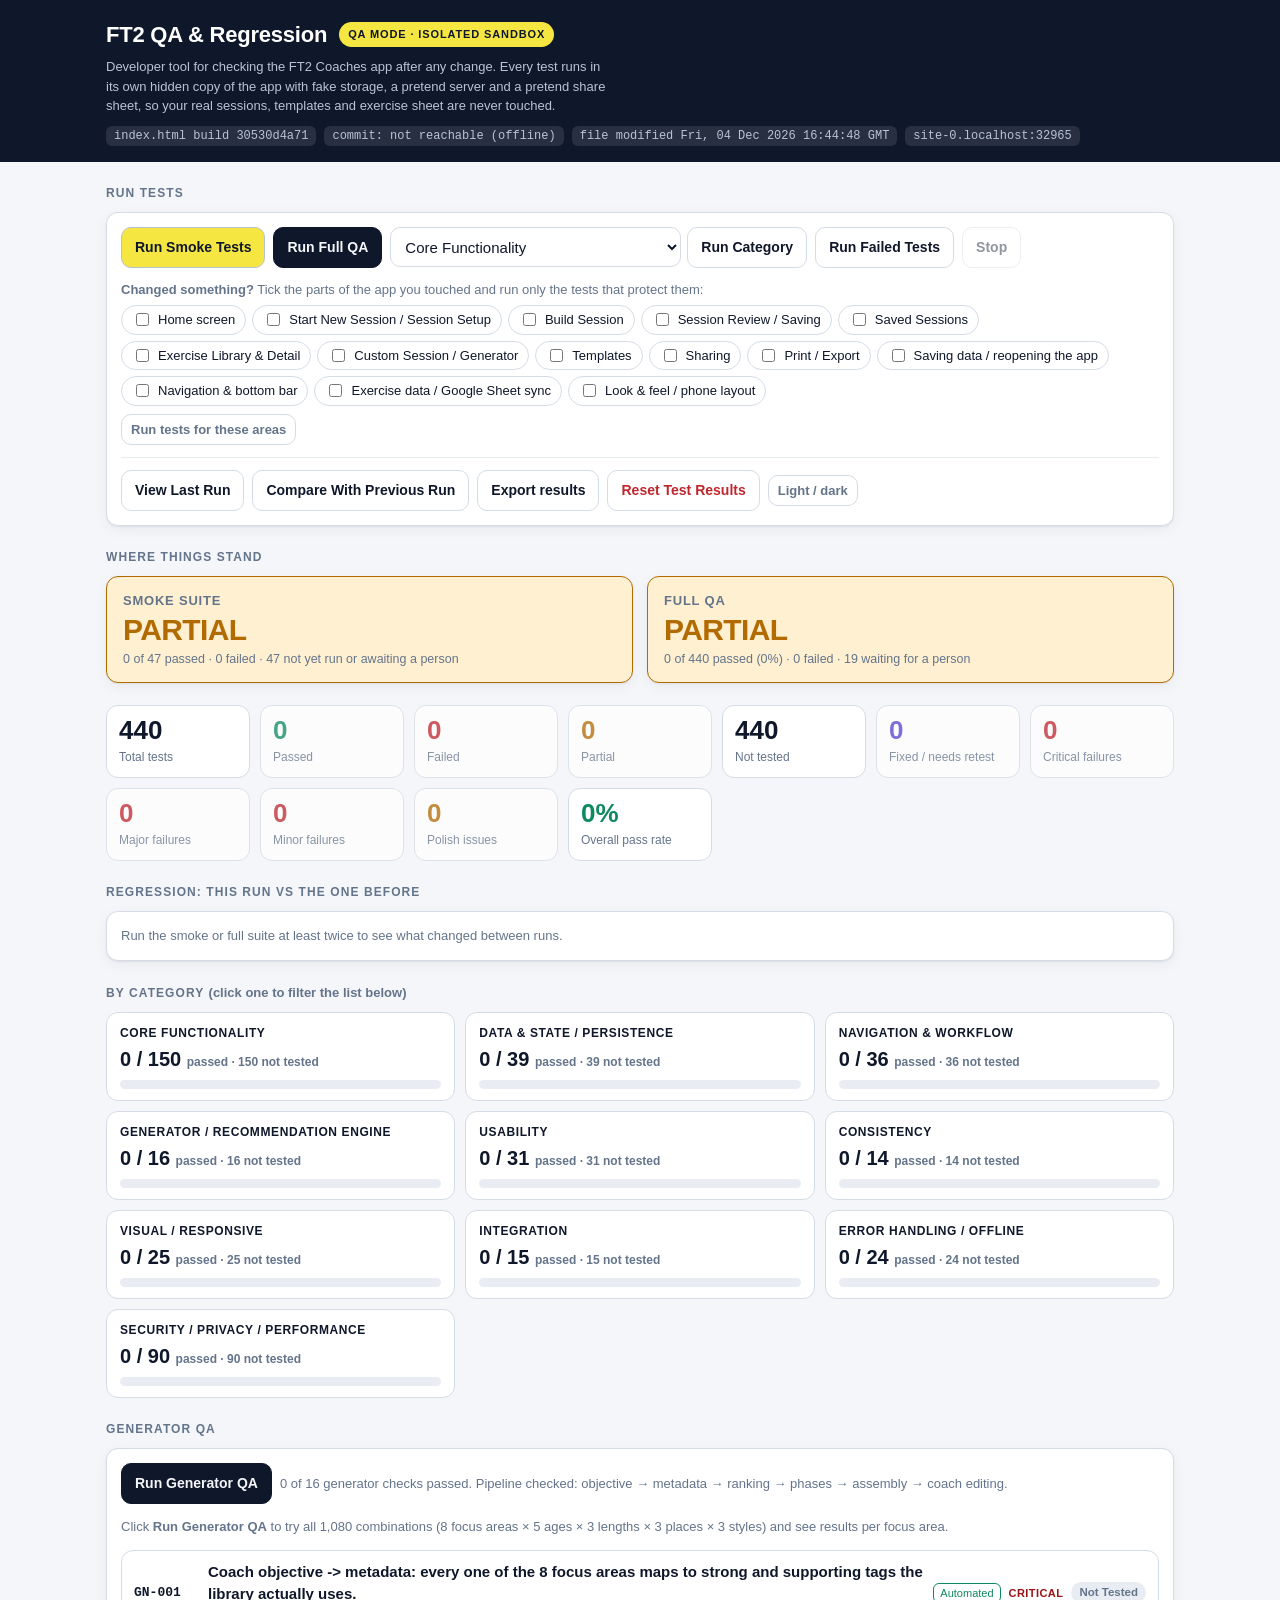
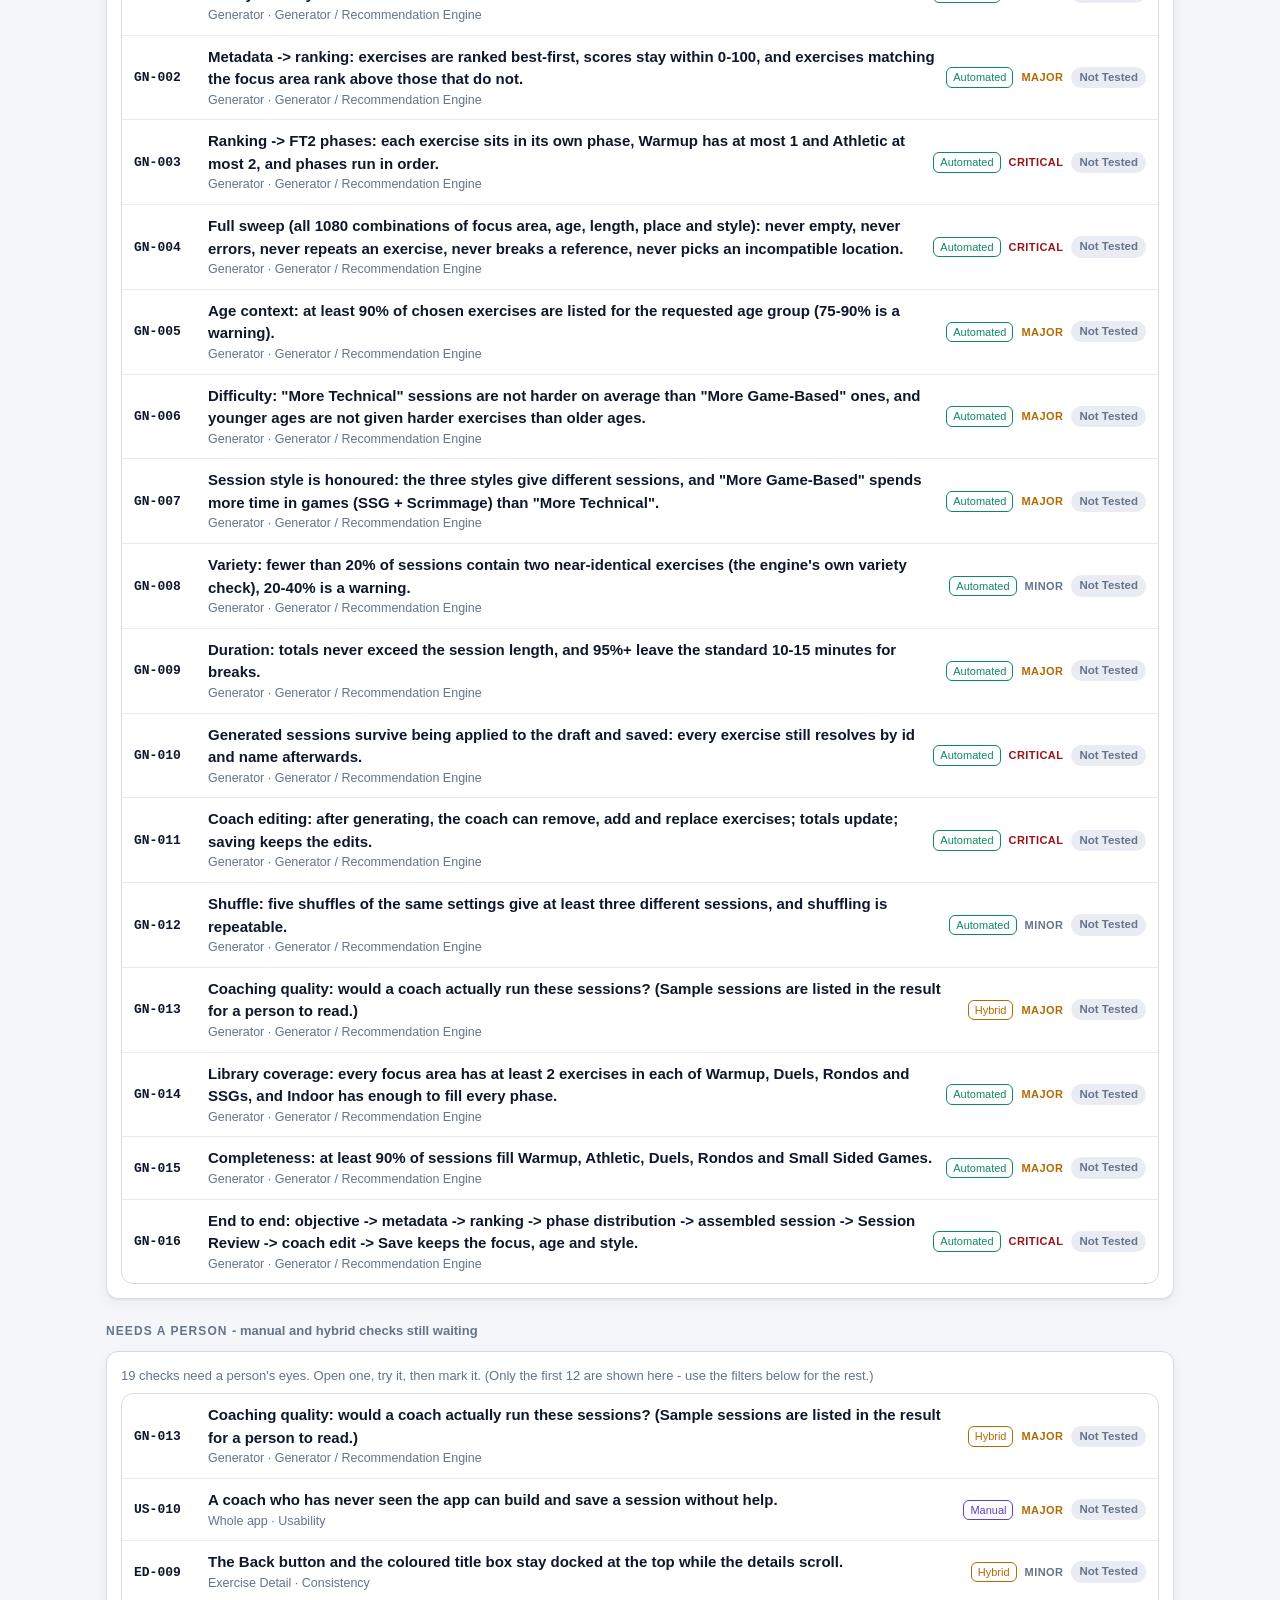
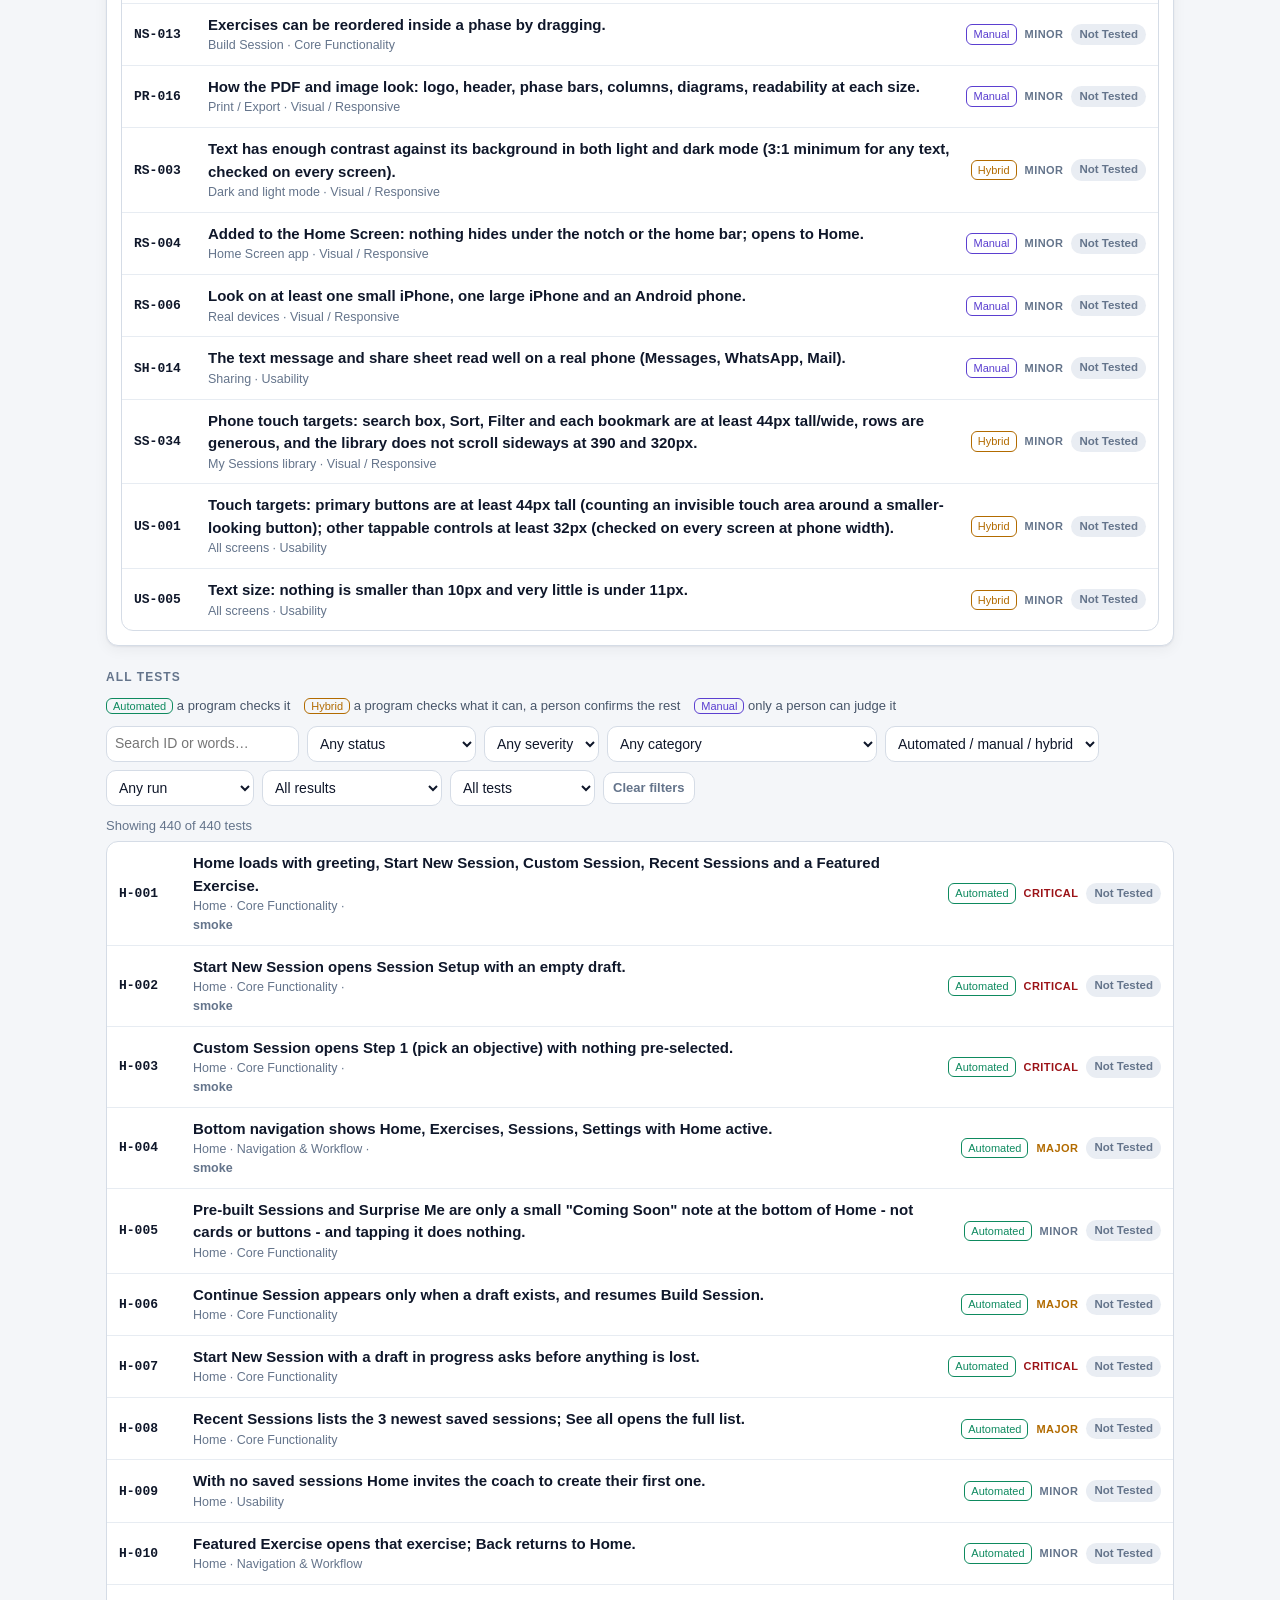
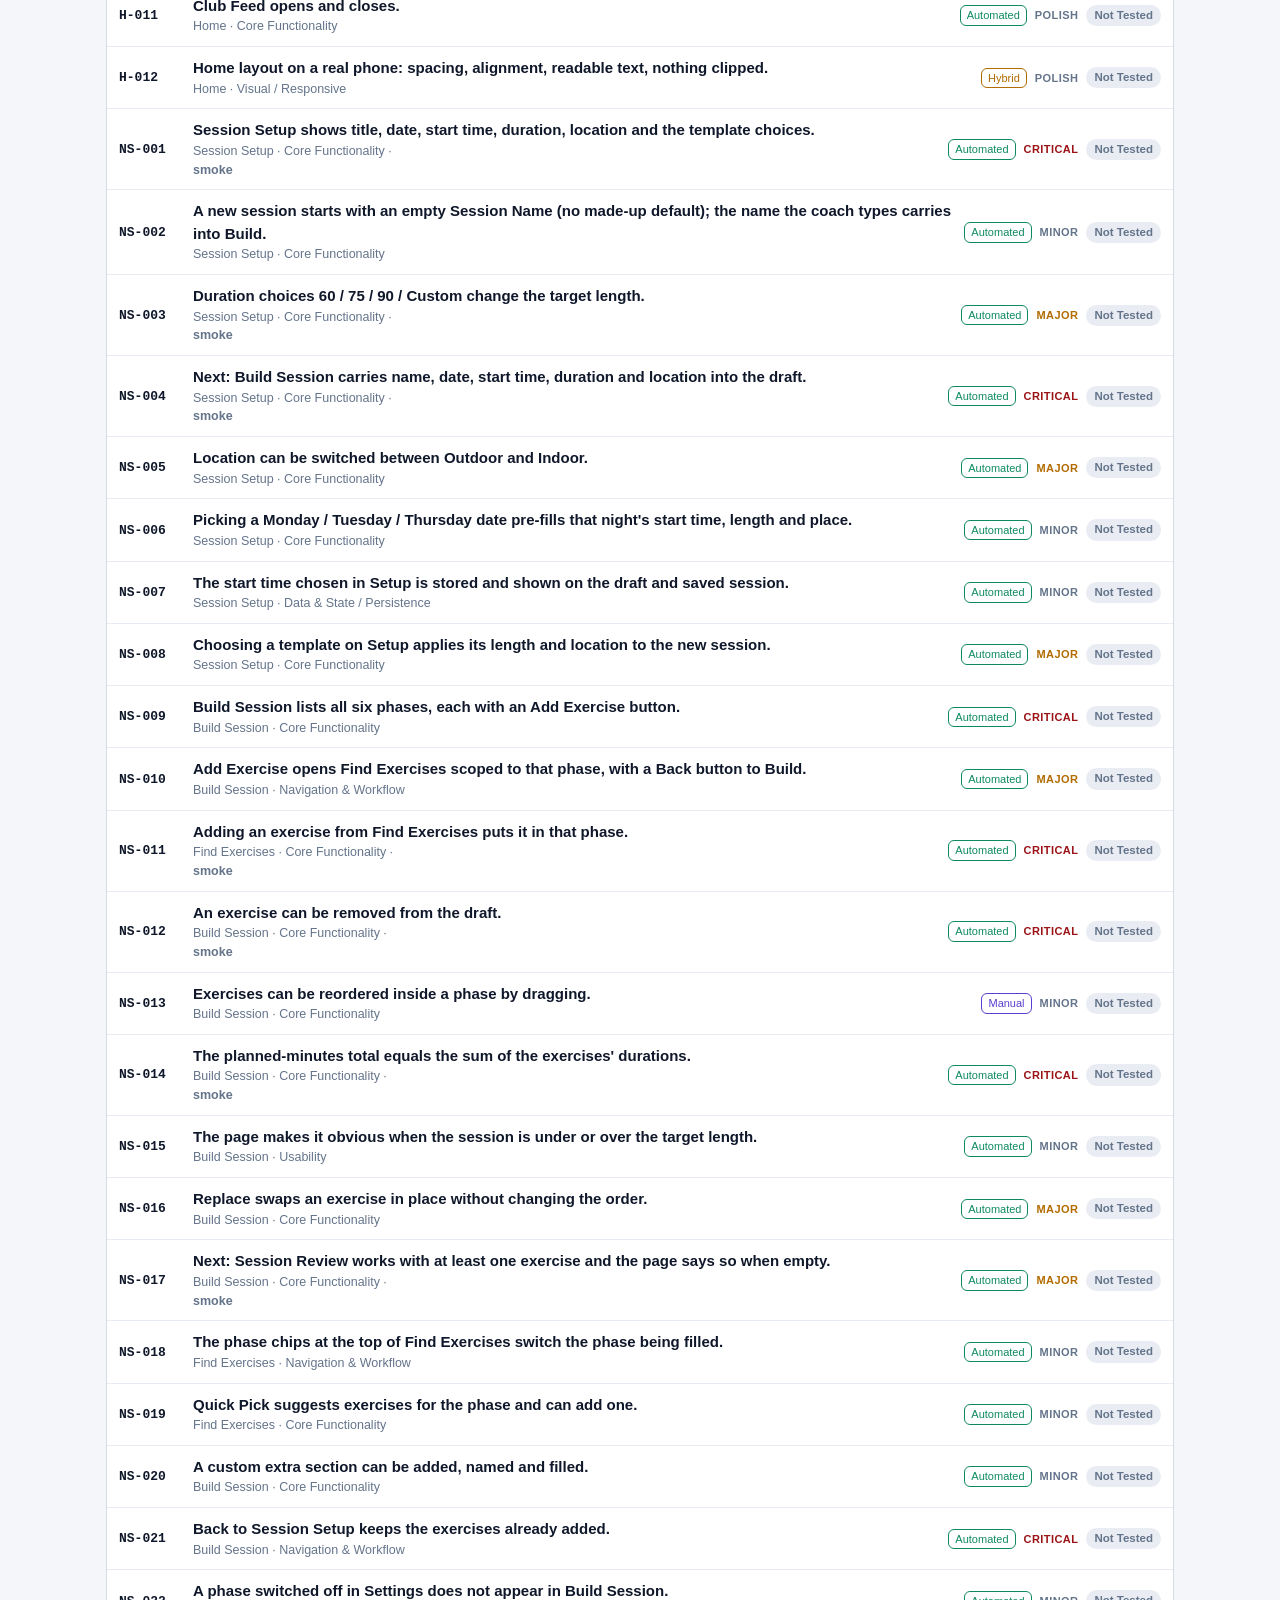
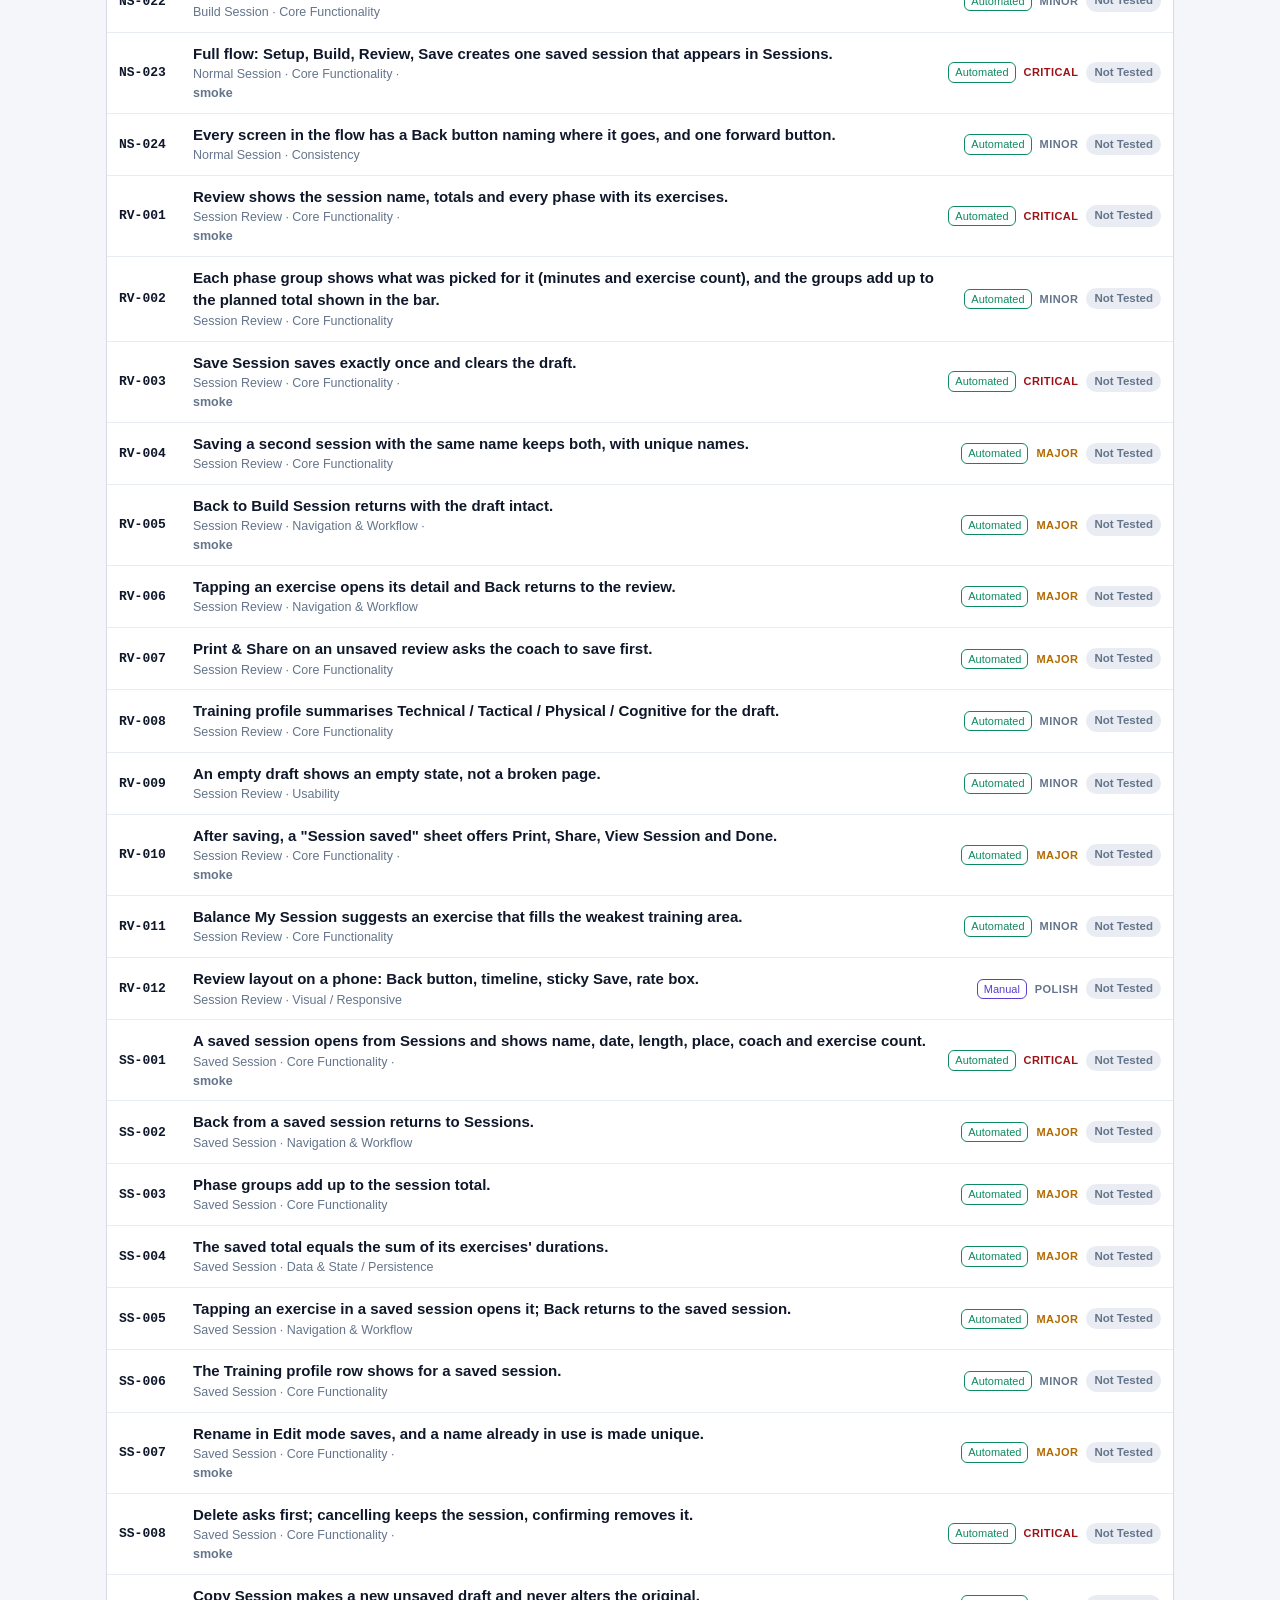
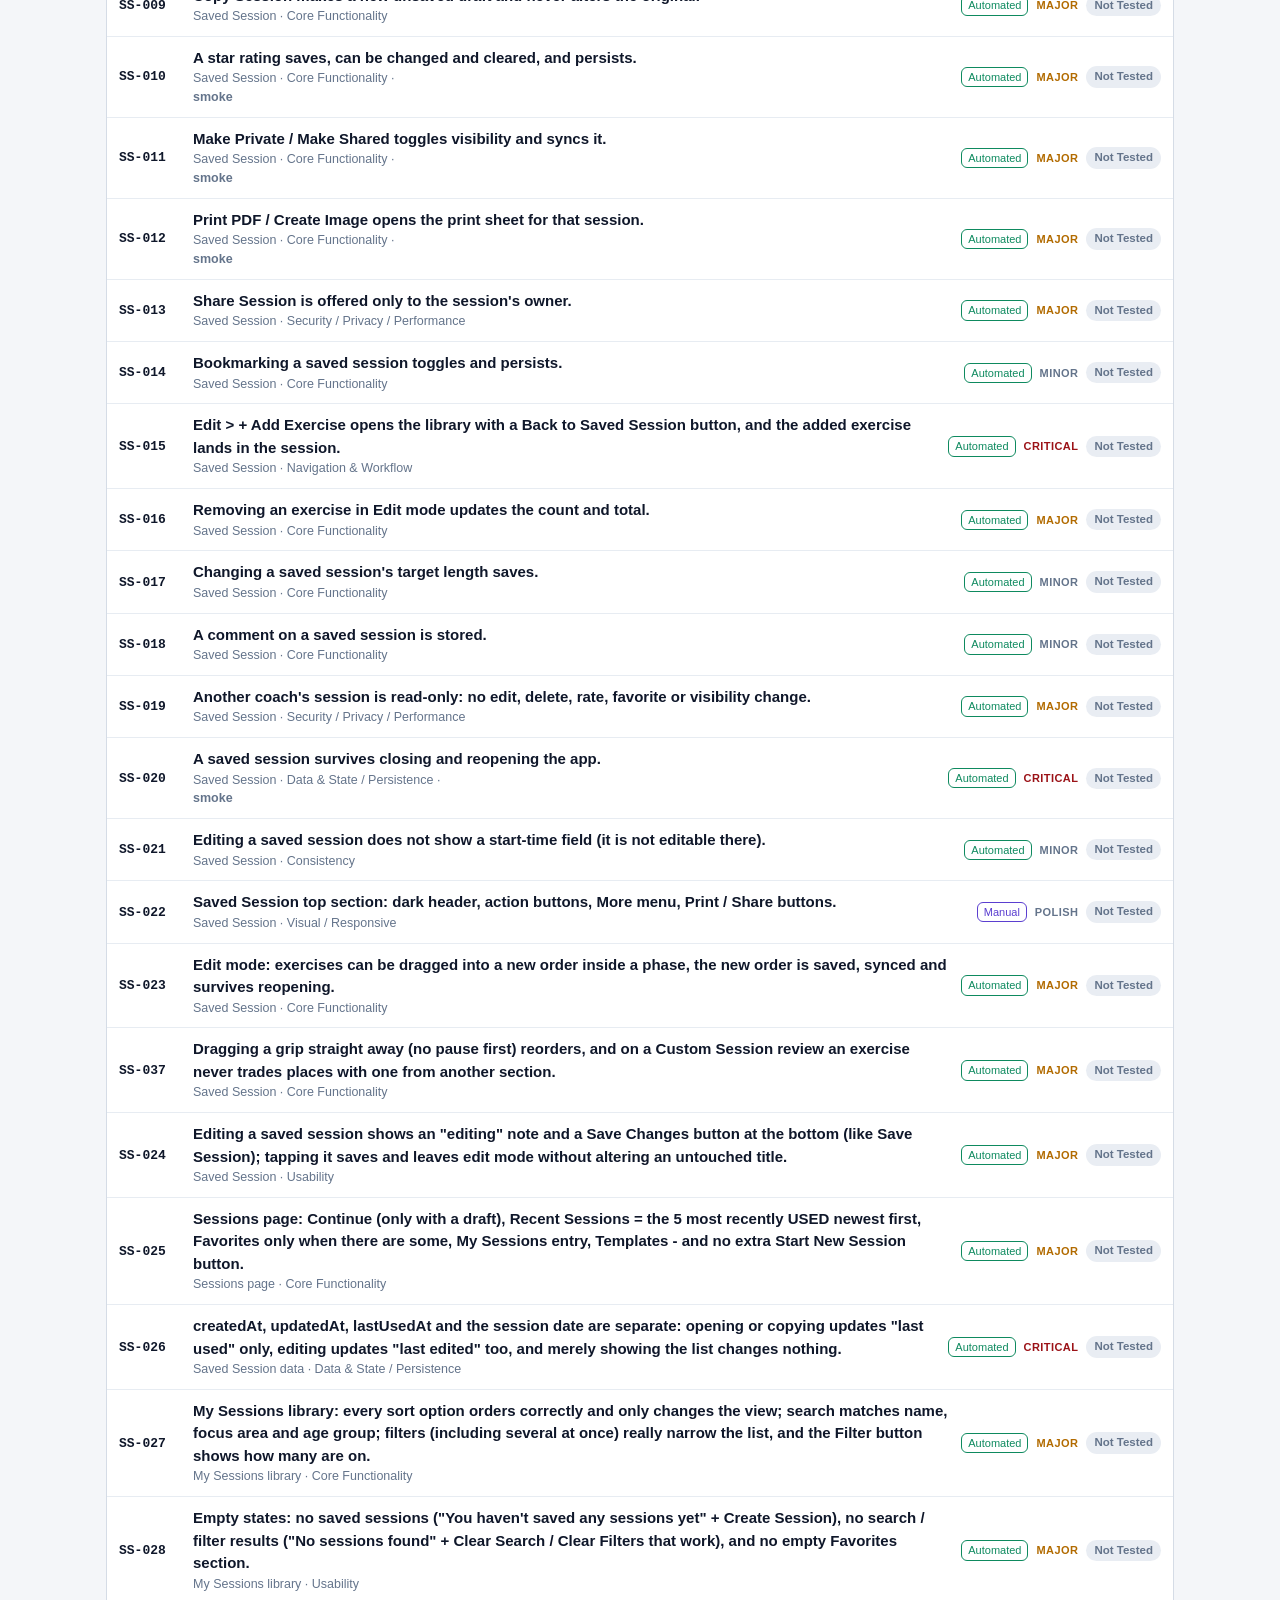
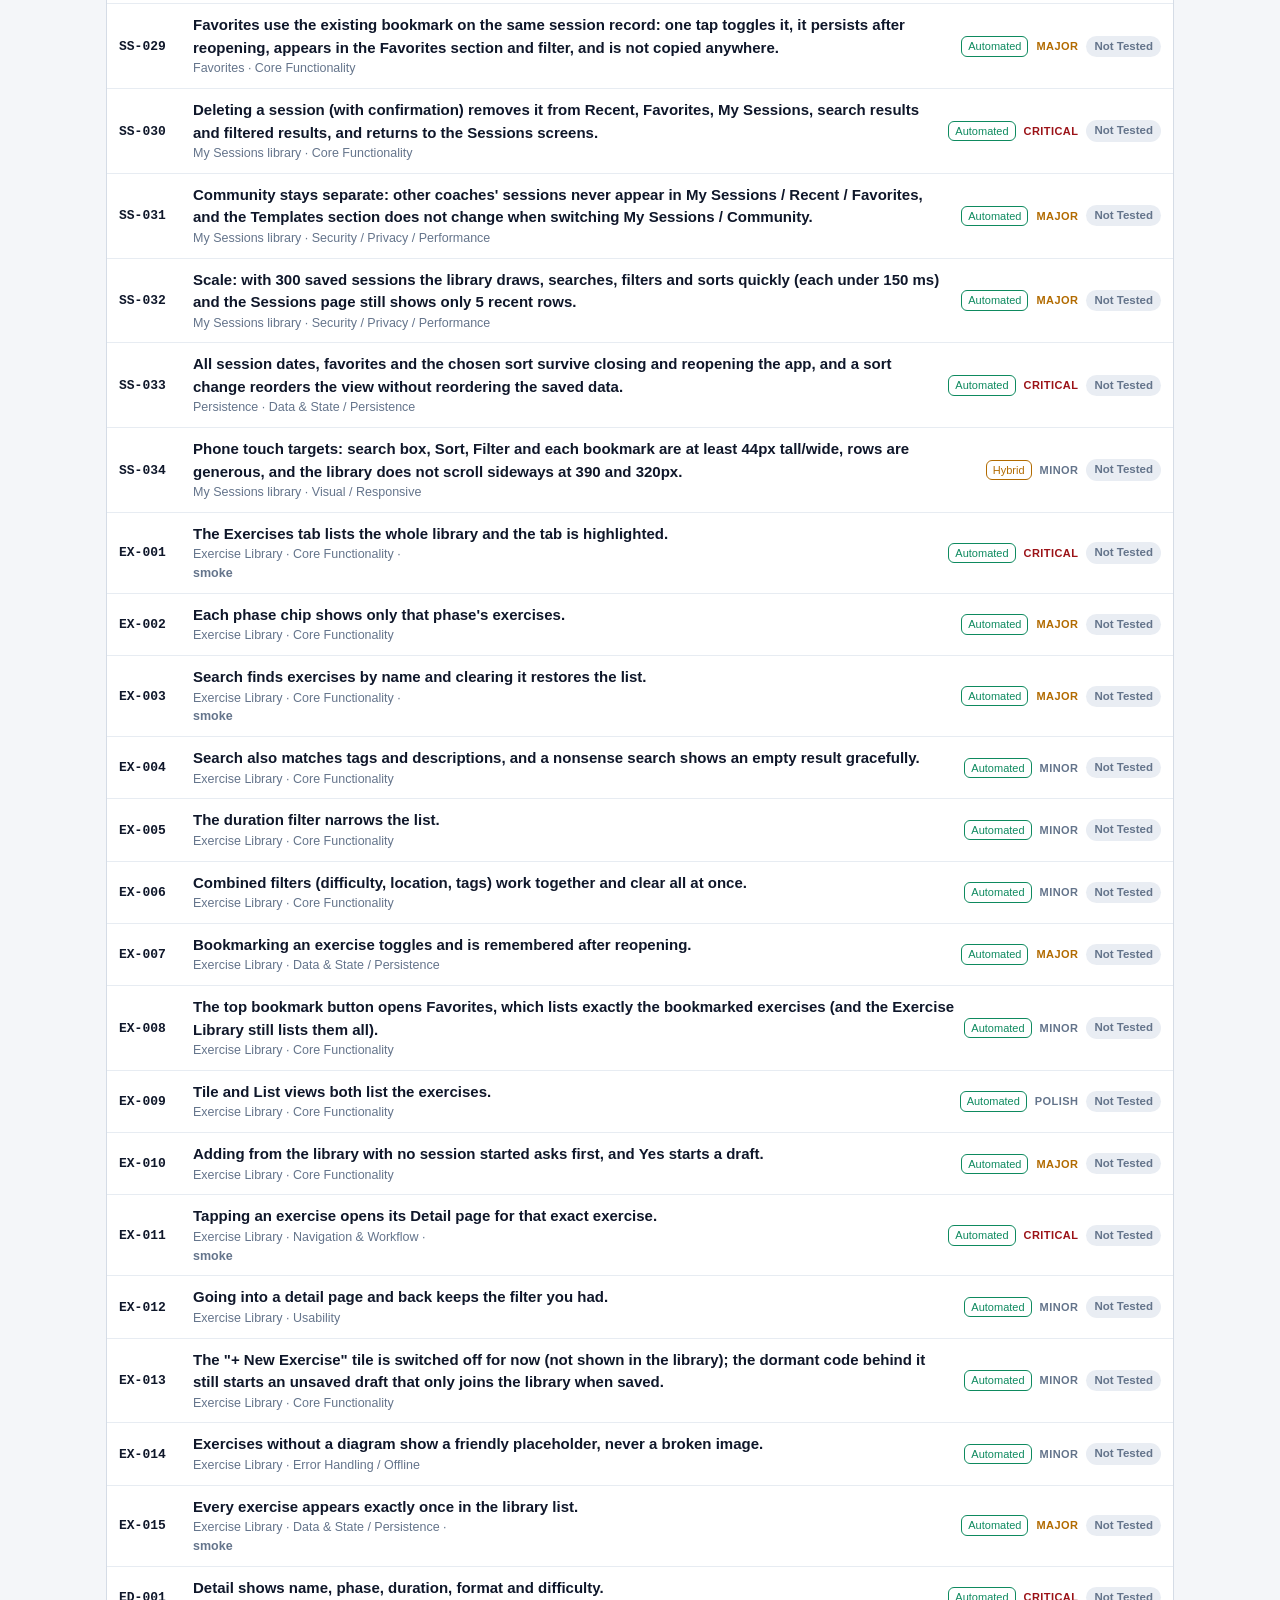
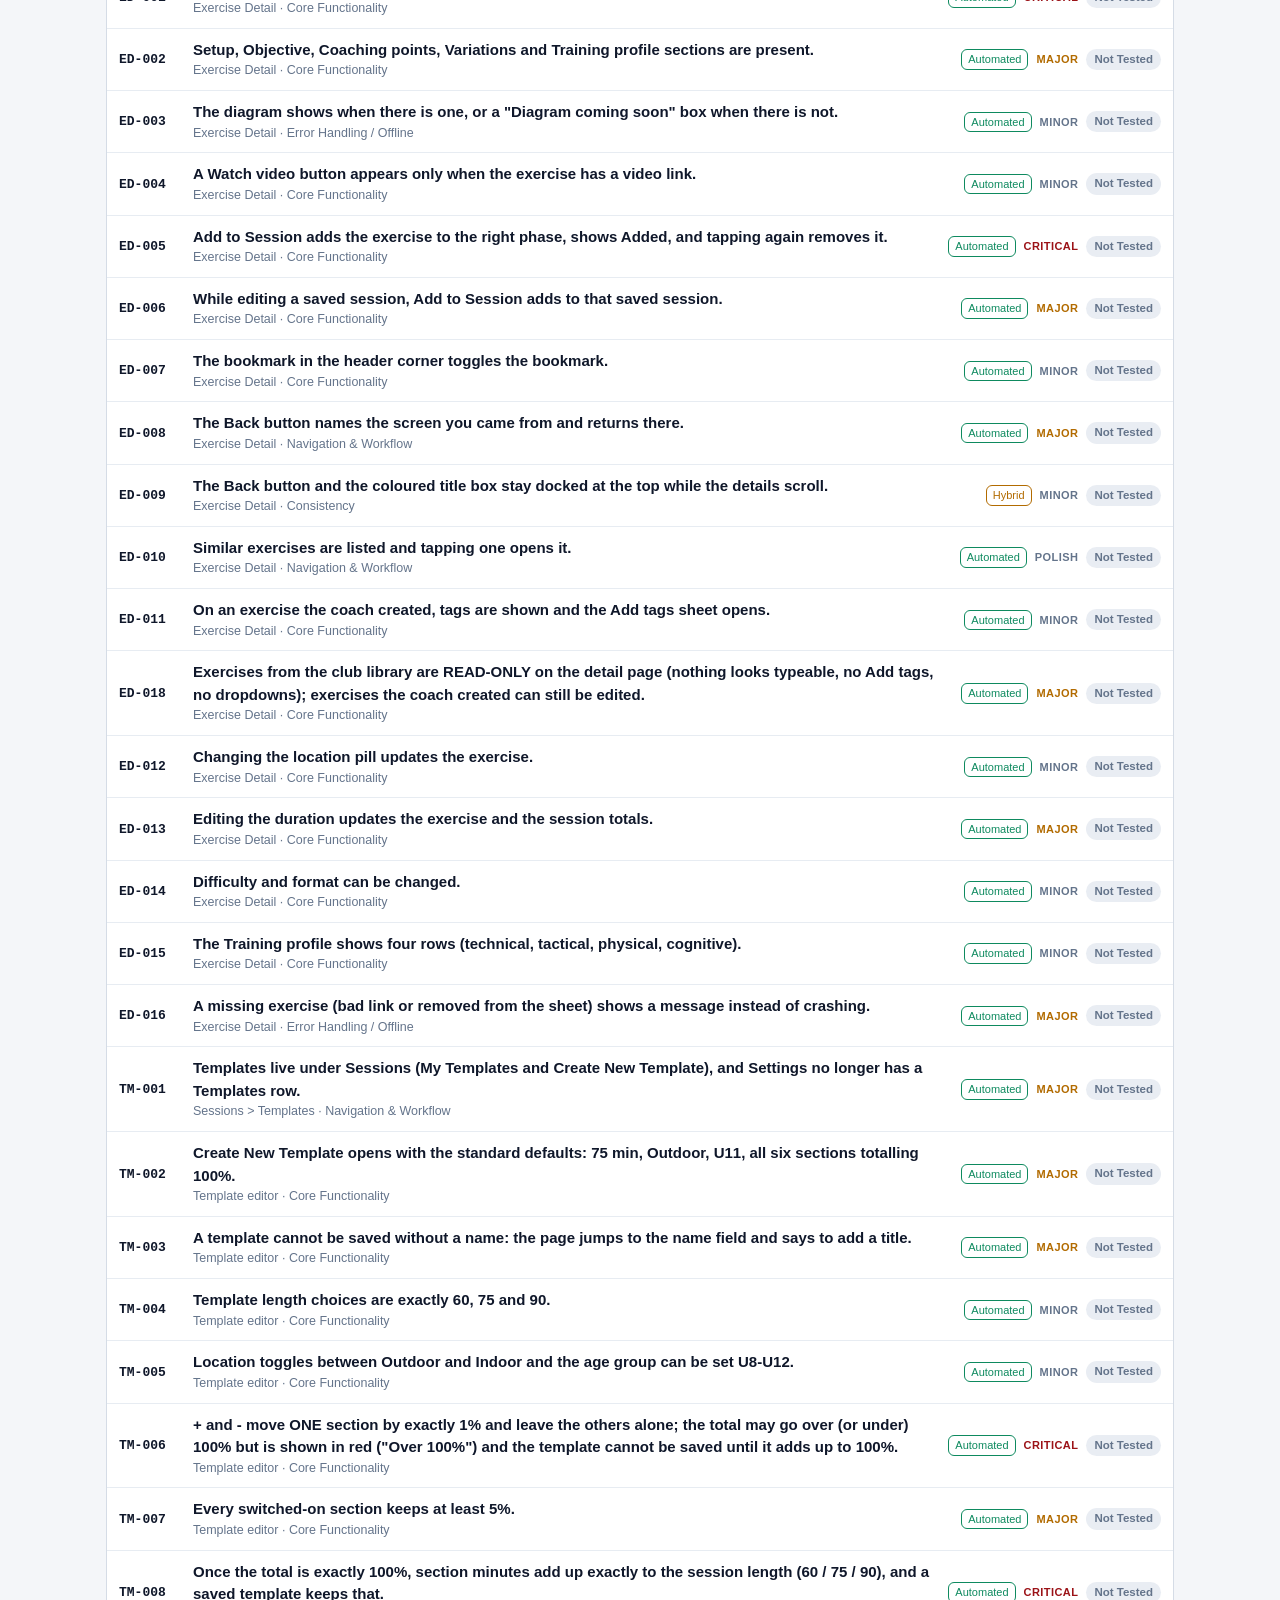
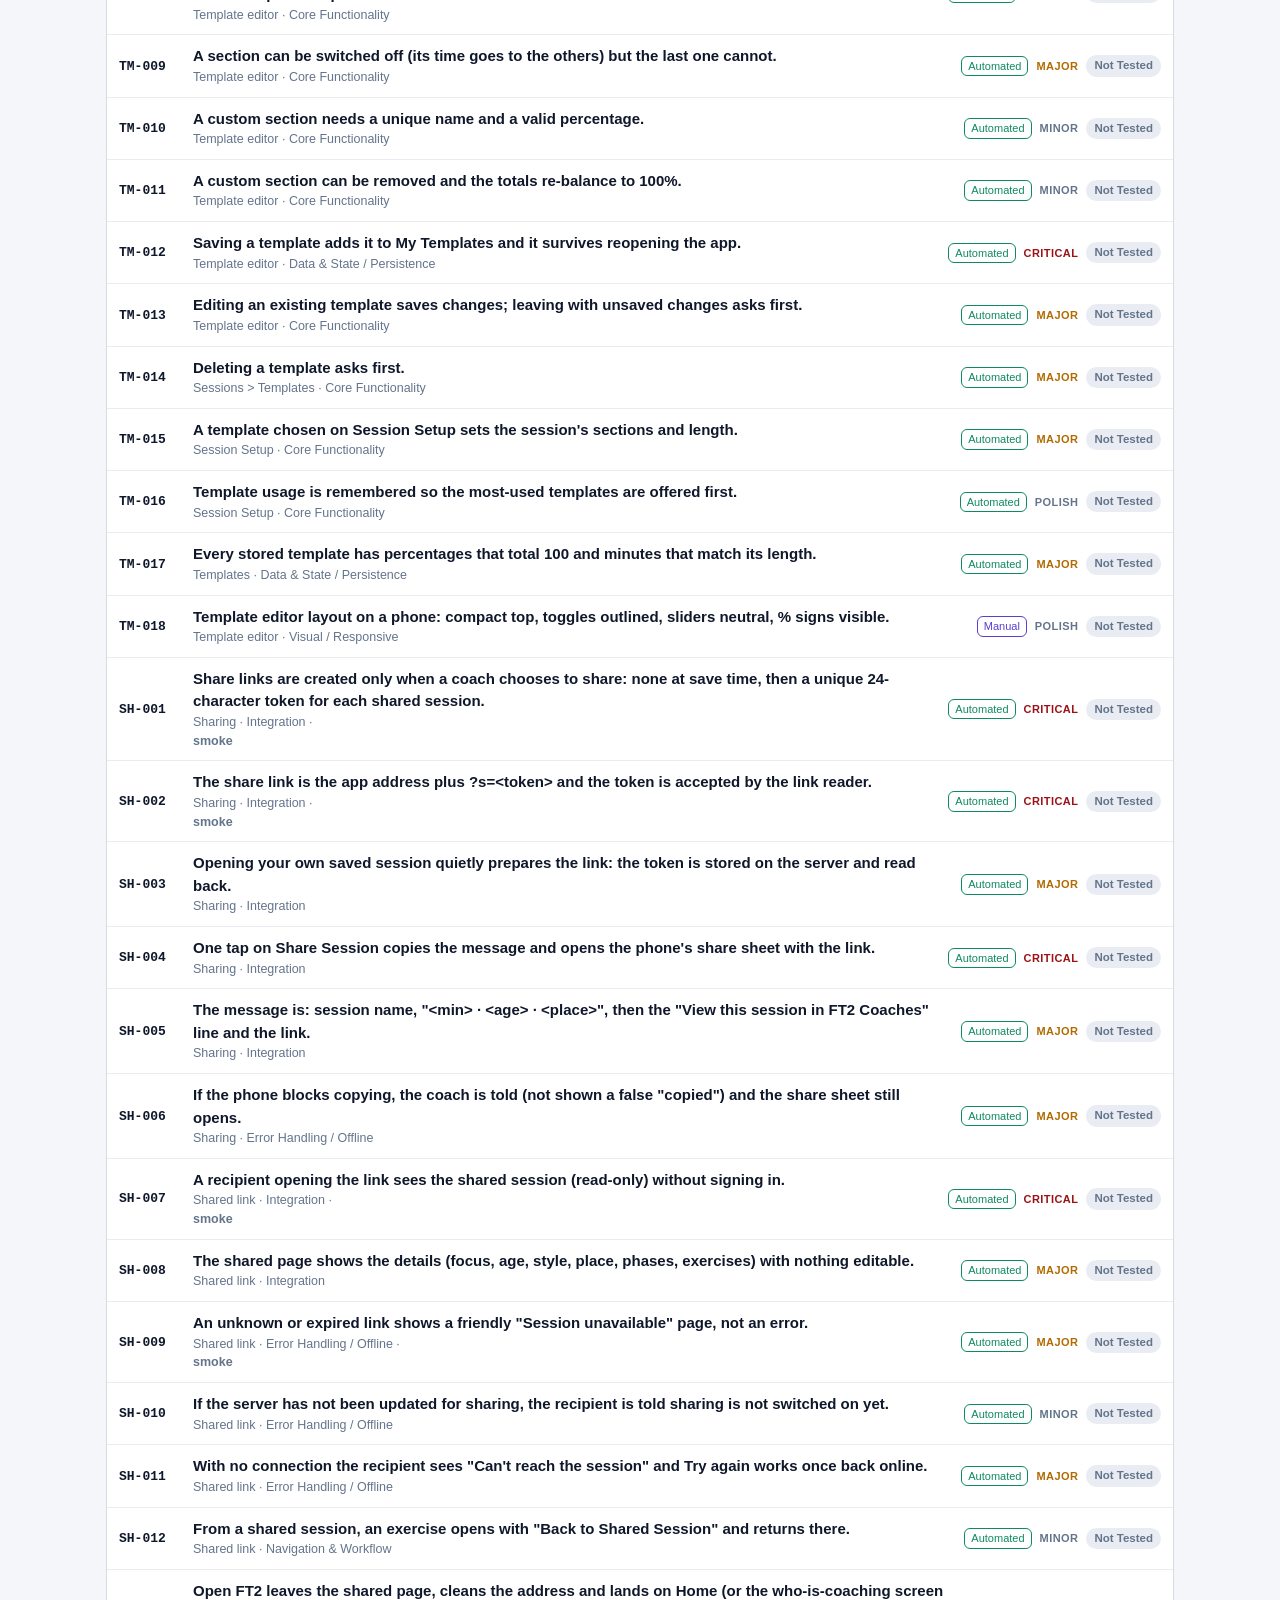
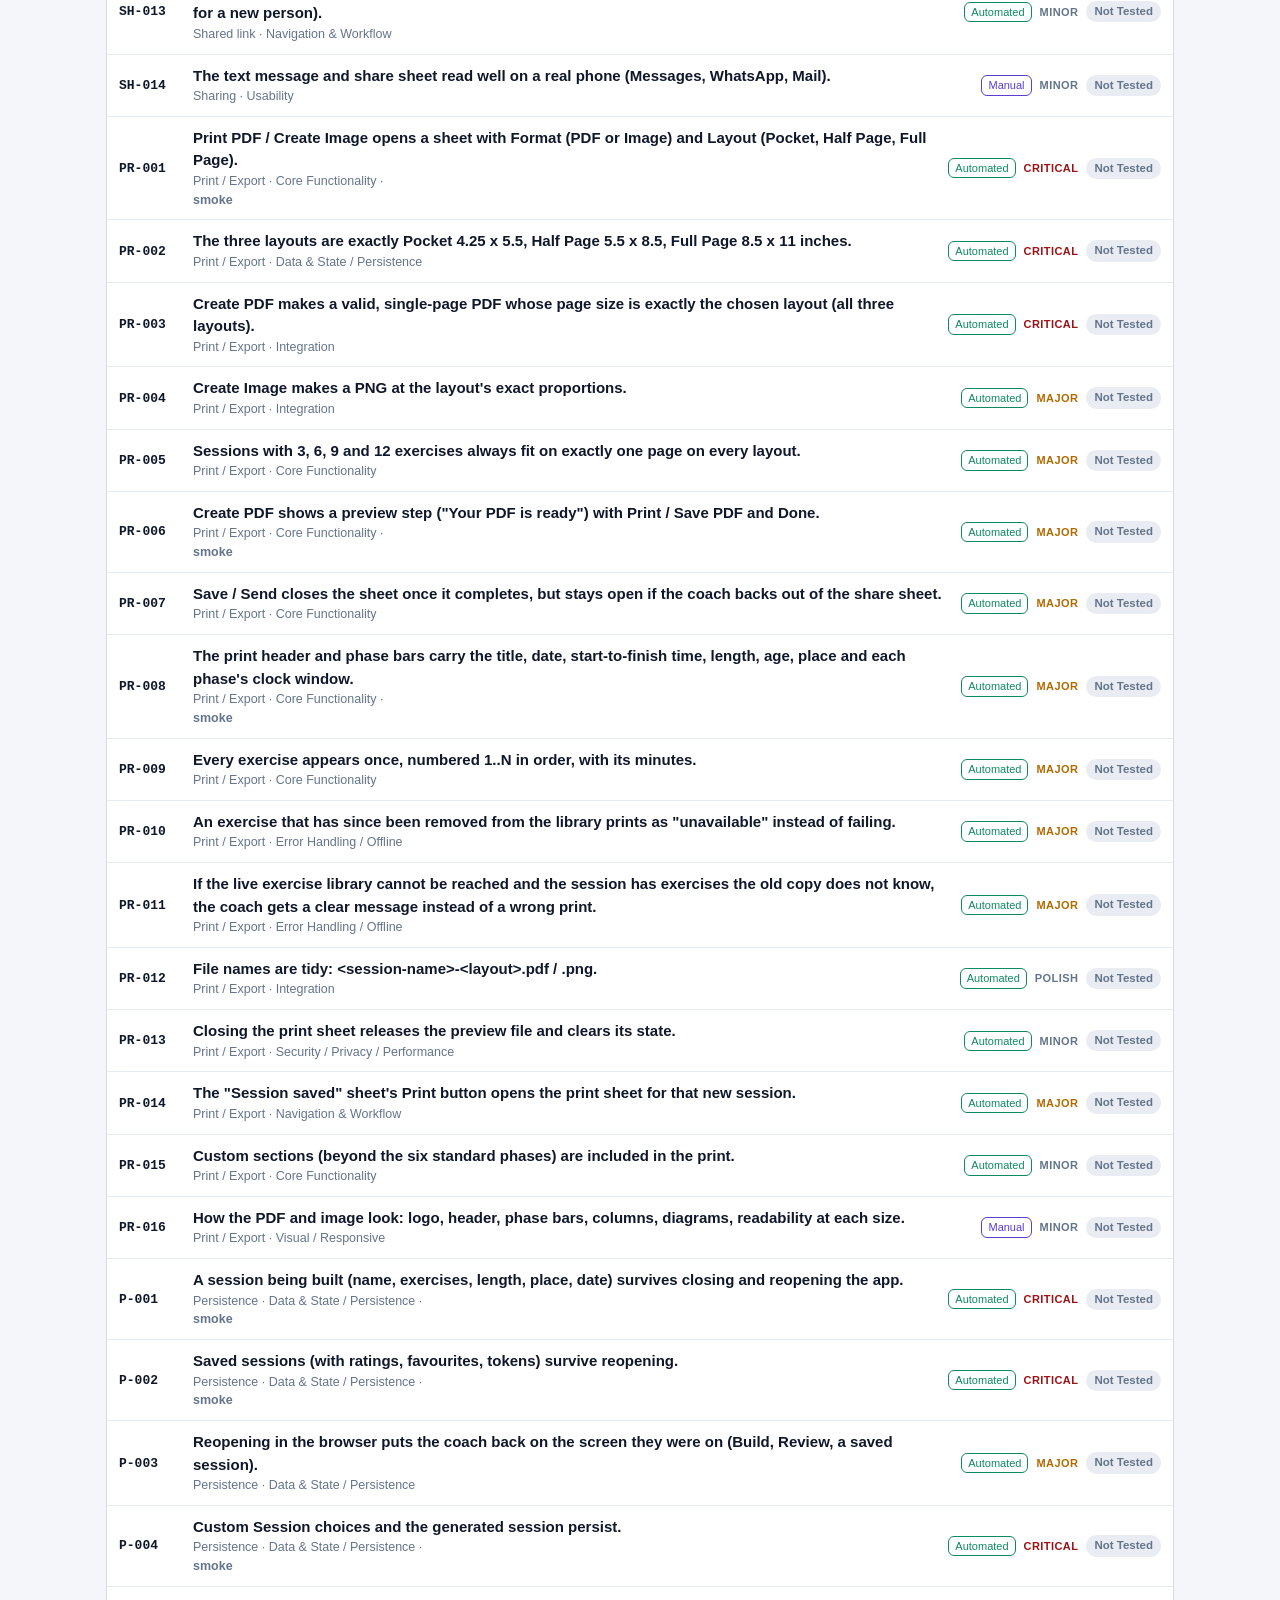
<file: qa/index.html>
<!doctype html>
<html lang="en">
<head>
<meta charset="utf-8">
<meta name="viewport" content="width=device-width, initial-scale=1">
<meta name="robots" content="noindex, nofollow">
<title>FT2 QA Dashboard</title>
<style>
:root{
  --bg:#F4F6F9; --surface:#FFFFFF; --surface2:#EEF1F6; --ink:#0F172A; --ink2:#475569; --ink3:#64748B; --line:#D5DCE6; --line2:#E7ECF2;
  --brand:#0F172A; --accent:#F5E642; --accentInk:#0F172A;
  --pass:#0E8A5F; --passBg:#DDF4EA; --fail:#C0262D; --failBg:#FBE3E4; --part:#B26B00; --partBg:#FFF0D1; --none:#64748B; --noneBg:#E9EDF3; --fixed:#5B3FD0; --fixedBg:#E8E3FB;
  --crit:#9B1217; --radius:12px; --shadow:0 1px 2px rgba(15,23,42,.06),0 4px 14px rgba(15,23,42,.05);
  --mono:ui-monospace,SFMono-Regular,Menlo,Consolas,monospace;
}
@media (prefers-color-scheme:dark){
  :root:not([data-theme="light"]){
    --bg:#0B1220; --surface:#131C2E; --surface2:#1A2539; --ink:#E8EDF5; --ink2:#B2BDCE; --ink3:#8795AB; --line:#2A3850; --line2:#223048;
    --brand:#0B1220; --accent:#F5E642;
    --pass:#4ADE9C; --passBg:#12382B; --fail:#FF7B80; --failBg:#431A1D; --part:#FFC15C; --partBg:#43310E; --none:#9AA8BD; --noneBg:#1F2A3F; --fixed:#B3A1FF; --fixedBg:#2C2554;
    --crit:#FF9AA0; --shadow:0 1px 2px rgba(0,0,0,.4);
  }
}
:root[data-theme="dark"]{
  --bg:#0B1220; --surface:#131C2E; --surface2:#1A2539; --ink:#E8EDF5; --ink2:#B2BDCE; --ink3:#8795AB; --line:#2A3850; --line2:#223048;
  --brand:#0B1220; --accent:#F5E642;
  --pass:#4ADE9C; --passBg:#12382B; --fail:#FF7B80; --failBg:#431A1D; --part:#FFC15C; --partBg:#43310E; --none:#9AA8BD; --noneBg:#1F2A3F; --fixed:#B3A1FF; --fixedBg:#2C2554;
  --crit:#FF9AA0; --shadow:0 1px 2px rgba(0,0,0,.4);
}
*{box-sizing:border-box}
html,body{margin:0}
body{background:var(--bg);color:var(--ink);font:15px/1.5 -apple-system,BlinkMacSystemFont,"Segoe UI",Roboto,Helvetica,Arial,sans-serif;-webkit-text-size-adjust:100%}
a{color:inherit}
button{font:inherit;color:inherit;cursor:pointer}
.wrap{max-width:1100px;margin:0 auto;padding:0 16px 80px}
header.top{background:var(--brand);color:#fff;padding:18px 0 16px}
header.top .wrap{padding-bottom:0}
.title{display:flex;align-items:center;gap:12px;flex-wrap:wrap}
.title h1{margin:0;font-size:22px;letter-spacing:-.01em}
.mode{background:var(--accent);color:var(--accentInk);font-weight:800;font-size:11px;letter-spacing:.08em;padding:4px 9px;border-radius:99px}
.sub{margin:6px 0 0;color:#B8C4D6;font-size:13px;max-width:70ch}
.build{margin-top:10px;display:flex;gap:8px;flex-wrap:wrap;font:12px var(--mono);color:#B8C4D6}
.build span{background:rgba(255,255,255,.1);padding:3px 8px;border-radius:6px}
section{margin-top:22px}
h2{font-size:12px;letter-spacing:.09em;text-transform:uppercase;color:var(--ink3);margin:0 0 10px;font-weight:700}
.card{background:var(--surface);border:1px solid var(--line);border-radius:var(--radius);box-shadow:var(--shadow);padding:14px}
.toolbar{display:flex;flex-wrap:wrap;gap:8px;align-items:center}
.btn{border:1px solid var(--line);background:var(--surface);border-radius:10px;padding:9px 13px;font-weight:600;font-size:14px;min-height:40px}
.btn:hover{border-color:var(--ink3)}
.btn.primary{background:var(--accent);color:var(--accentInk);border-color:#B8C2CF;font-weight:800}
.btn.dark{background:var(--ink);color:var(--bg);border-color:var(--ink)}
.btn.danger{color:var(--fail)}
.btn.small{padding:5px 9px;min-height:30px;font-size:13px}
.btn:disabled{opacity:.45;cursor:not-allowed}
select,input[type=search],input[type=text],textarea{font:inherit;color:var(--ink);background:var(--surface);border:1px solid var(--line);border-radius:10px;padding:8px 10px;min-height:40px}
textarea{width:100%;min-height:64px}
.grp{display:flex;gap:6px;align-items:center;flex-wrap:wrap}
.status-banner{display:flex;gap:14px;flex-wrap:wrap}
.sb{flex:1 1 260px;border-radius:var(--radius);padding:14px 16px;border:1px solid var(--line);background:var(--surface);box-shadow:var(--shadow)}
.sb .big{font-size:30px;font-weight:900;letter-spacing:-.02em;line-height:1.1}
.sb small{display:block;color:var(--ink3);margin-top:4px}
.sb.PASS{border-color:var(--pass);background:var(--passBg)} .sb.PASS .big{color:var(--pass)}
.sb.FAIL{border-color:var(--fail);background:var(--failBg)} .sb.FAIL .big{color:var(--fail)}
.sb.PARTIAL{border-color:var(--part);background:var(--partBg)} .sb.PARTIAL .big{color:var(--part)}
.tiles{display:grid;grid-template-columns:repeat(auto-fill,minmax(130px,1fr));gap:10px}
.tile{background:var(--surface);border:1px solid var(--line);border-radius:var(--radius);padding:10px 12px}
.tile b{display:block;font-size:26px;line-height:1.1;font-variant-numeric:tabular-nums}
.tile span{font-size:12px;color:var(--ink3)}
.tile.pass b{color:var(--pass)} .tile.fail b{color:var(--fail)} .tile.part b{color:var(--part)} .tile.fixed b{color:var(--fixed)}
.tile.alert{border-color:var(--fail);background:var(--failBg)} .tile.alert b{color:var(--crit)}
.tile.zero{opacity:.75}
.cats{display:grid;grid-template-columns:repeat(auto-fill,minmax(300px,1fr));gap:10px}
.cat{background:var(--surface);border:1px solid var(--line);border-radius:var(--radius);padding:11px 13px;cursor:pointer;text-align:left}
.cat:hover{border-color:var(--ink3)}
.cat .nm{font-size:12px;font-weight:800;letter-spacing:.05em;text-transform:uppercase}
.cat .ct{font-size:20px;font-weight:800;margin:2px 0 6px;font-variant-numeric:tabular-nums}
.cat .ct small{font-size:12px;font-weight:600;color:var(--ink3)}
.bar{height:9px;border-radius:6px;background:var(--noneBg);overflow:hidden;display:flex}
.bar i{display:block;height:100%}
.bar .p{background:var(--pass)} .bar .f{background:var(--fail)} .bar .a{background:var(--part)} .bar .x{background:var(--fixed)}
.chip{display:inline-block;font-size:11.5px;font-weight:700;padding:2px 8px;border-radius:99px;white-space:nowrap}
.chip.Pass{background:var(--passBg);color:var(--pass)} .chip.Fail{background:var(--failBg);color:var(--fail)} .chip.Partial{background:var(--partBg);color:var(--part)}
.chip.NotTested{background:var(--noneBg);color:var(--none)} .chip.Fixed{background:var(--fixedBg);color:var(--fixed)}
.sev{font-size:11px;font-weight:800;letter-spacing:.04em;text-transform:uppercase}
.sev.Critical{color:var(--crit)} .sev.Major{color:var(--part)} .sev.Minor{color:var(--ink3)} .sev.Polish{color:var(--ink3);font-weight:600}
.type{font-size:11px;border:1px solid var(--line);border-radius:6px;padding:1px 6px;color:var(--ink2)}
.type.Automated{border-color:var(--pass);color:var(--pass)} .type.Hybrid{border-color:var(--part);color:var(--part)} .type.Manual{border-color:var(--fixed);color:var(--fixed)}
.filters{display:flex;flex-wrap:wrap;gap:8px;align-items:center;margin-bottom:10px}
.filters select,.filters input{min-height:36px;padding:5px 8px;font-size:14px}
.list{border:1px solid var(--line);border-radius:var(--radius);overflow:hidden;background:var(--surface)}
.row{border-top:1px solid var(--line2)}
.row:first-child{border-top:0}
.row>summary,.row>.head{list-style:none;display:grid;grid-template-columns:64px 1fr auto;gap:10px;align-items:center;padding:10px 12px;cursor:pointer}
.row>summary::-webkit-details-marker{display:none}
.row .id{font:700 13px var(--mono)}
.row .d{min-width:0}
.row .d b{font-weight:600;display:block}
.row .d small{color:var(--ink3);display:block}
.row .rt{display:flex;gap:8px;align-items:center;flex-wrap:wrap;justify-content:flex-end}
.row.flash{outline:3px solid var(--accent);outline-offset:-3px}
.detail{padding:4px 14px 14px 12px;display:grid;gap:12px;grid-template-columns:1fr 1fr}
@media (max-width:760px){.detail{grid-template-columns:1fr}.row>summary,.row>.head{grid-template-columns:54px 1fr}.row .rt{grid-column:1/-1;justify-content:flex-start}}
.detail h4{margin:0 0 3px;font-size:11px;letter-spacing:.08em;text-transform:uppercase;color:var(--ink3)}
.detail p,.detail ol{margin:0;font-size:14px}
.detail ol{padding-left:18px}
.detail .full{grid-column:1/-1}
.actual{font:13px var(--mono);white-space:pre-wrap;word-break:break-word;background:var(--surface2);border-radius:8px;padding:8px 10px}
.marks{display:flex;gap:6px;flex-wrap:wrap}
.marks .btn.pass{border-color:var(--pass);color:var(--pass)} .marks .btn.fail{border-color:var(--fail);color:var(--fail)} .marks .btn.part{border-color:var(--part);color:var(--part)} .marks .btn.fixed{border-color:var(--fixed);color:var(--fixed)}
.progress{height:12px;border-radius:7px;background:var(--noneBg);overflow:hidden}
.progress i{display:block;height:100%;background:var(--accent);width:0;transition:width .15s}
.runlog{font:12.5px var(--mono);max-height:240px;overflow:auto;background:var(--surface2);border-radius:8px;padding:8px 10px;margin-top:10px}
.runlog .f{color:var(--fail);font-weight:700} .runlog .a{color:var(--part)} .runlog .p{color:var(--pass)}
.cmp{display:grid;grid-template-columns:repeat(auto-fit,minmax(240px,1fr));gap:10px}
.cmp .box{border:1px solid var(--line);border-radius:10px;padding:10px 12px;background:var(--surface)}
.cmp .box h3{margin:0 0 6px;font-size:13px;letter-spacing:.05em;text-transform:uppercase}
.cmp .box.bad{border-color:var(--fail);background:var(--failBg)} .cmp .box.good{border-color:var(--pass);background:var(--passBg)}
.cmp .box a{display:inline-block;margin:2px 6px 2px 0;font:700 12.5px var(--mono);text-decoration:underline;cursor:pointer}
.small{font-size:13px;color:var(--ink3)}
.legend{display:flex;gap:14px;flex-wrap:wrap;font-size:13px;color:var(--ink2)}
.how{font-size:14px;color:var(--ink2)}
.how ol{margin:6px 0 0;padding-left:20px}
table{width:100%;border-collapse:collapse;font-size:13.5px}
th,td{text-align:left;padding:6px 8px;border-top:1px solid var(--line2)}
th{font-size:11px;letter-spacing:.06em;text-transform:uppercase;color:var(--ink3);border-top:0}
td.n,th.n{text-align:right;font-variant-numeric:tabular-nums}
.hide{display:none!important}
.toast{position:fixed;left:50%;bottom:20px;transform:translateX(-50%);background:var(--ink);color:var(--bg);padding:10px 16px;border-radius:10px;font-weight:600;z-index:50;box-shadow:var(--shadow)}
.areas{display:flex;gap:6px;flex-wrap:wrap}
.areas label{display:flex;gap:6px;align-items:center;border:1px solid var(--line);border-radius:99px;padding:4px 10px;font-size:13px;background:var(--surface);cursor:pointer}
.areas input{accent-color:var(--ink)}
</style>
</head>
<body>
<header class="top"><div class="wrap">
  <div class="title"><h1>FT2 QA &amp; Regression</h1><span class="mode">QA MODE · ISOLATED SANDBOX</span></div>
  <p class="sub">Developer tool for checking the FT2 Coaches app after any change. Every test runs in its own hidden copy of the app with fake storage, a pretend server and a pretend share sheet, so your real sessions, templates and exercise sheet are never touched.</p>
  <div class="build" id="build"><span>Loading build info…</span></div>
</div></header>

<main class="wrap">
  <section id="s-actions">
    <h2>Run tests</h2>
    <div class="card">
      <div class="toolbar">
        <button class="btn primary" data-act="smoke">Run Smoke Tests</button>
        <button class="btn dark" data-act="full">Run Full QA</button>
        <span class="grp"><select id="catSel" aria-label="Category"></select><button class="btn" data-act="category">Run Category</button></span>
        <button class="btn" data-act="failed">Run Failed Tests</button>
        <button class="btn" data-act="cancel" id="cancelBtn" disabled>Stop</button>
      </div>
      <div style="margin-top:12px">
        <div class="small" style="margin-bottom:6px"><b>Changed something?</b> Tick the parts of the app you touched and run only the tests that protect them:</div>
        <div class="areas" id="areas"></div>
        <div style="margin-top:8px"><button class="btn small" data-act="areas">Run tests for these areas</button> <span class="small" id="areaCount"></span></div>
      </div>
      <div class="toolbar" style="margin-top:12px;padding-top:12px;border-top:1px solid var(--line2)">
        <button class="btn" data-act="viewlast">View Last Run</button>
        <button class="btn" data-act="compare">Compare With Previous Run</button>
        <button class="btn" data-act="export">Export results</button>
        <button class="btn danger" data-act="reset">Reset Test Results</button>
        <button class="btn small" data-act="theme">Light / dark</button>
      </div>
    </div>
  </section>

  <section id="s-run" class="hide"><h2 id="runTitle">Run</h2><div class="card" id="runPanel"></div></section>

  <section><h2>Where things stand</h2><div class="status-banner" id="banner"></div></section>
  <section><div class="tiles" id="tiles"></div></section>
  <section id="s-compare"><h2>Regression: this run vs the one before</h2><div id="comparePanel" class="card small">Run the smoke or full suite twice to see what changed.</div></section>
  <section><h2>By category <span class="small" style="text-transform:none;letter-spacing:0">(click one to filter the list below)</span></h2><div class="cats" id="cats"></div></section>
  <section id="s-gen"><h2>Generator QA</h2><div class="card" id="genPanel"></div></section>
  <section><h2>Needs a person <span class="small" style="text-transform:none;letter-spacing:0">- manual and hybrid checks still waiting</span></h2><div id="manualBox" class="card"></div></section>

  <section id="s-tests">
    <h2>All tests</h2>
    <div class="legend" style="margin-bottom:10px"><span><span class="type Automated">Automated</span> a program checks it</span><span><span class="type Hybrid">Hybrid</span> a program checks what it can, a person confirms the rest</span><span><span class="type Manual">Manual</span> only a person can judge it</span></div>
    <div class="filters" id="filters"></div>
    <div class="small" id="countLine" style="margin-bottom:6px"></div>
    <div class="list" id="list"></div>
  </section>

  <section>
    <h2>How to use this after a code change</h2>
    <div class="card how">
      <ol>
        <li>Make the change.</li>
        <li><b>Run Smoke Tests</b> (about a minute). If anything fails, open it from the report, fix the app, run smoke again.</li>
        <li>When smoke passes, commit / push.</li>
        <li>Now and then, <b>Run Full QA</b> and clear the "Needs a person" list. Before a major release, do the full run plus the manual checks on a real phone.</li>
      </ol>
      <p class="small" style="margin:10px 0 0">Not sure what to run? Tick the areas you changed above and use "Run tests for these areas". Results, notes and the last 30 runs are kept in this browser only.</p>
    </div>
  </section>
</main>
<div id="toast" class="toast hide"></div>

<script>
/* Load the QA scripts fresh every time (never a stale cached copy), in order. */
(function(){
  var files = ['qa-core.js','qa-server.js','qa-tests-1.js','qa-tests-2.js','qa-tests-3.js','qa-tests-4.js','qa-tests-5.js','qa-tests-6.js','qa-tests-7.js','qa-tests-8.js','qa-tests-9.js','qa-tests-10.js','qa-tests-11.js','qa-tests-12.js','qa-tests-13.js','qa-ui.js'], i = 0, t = Date.now();
  (function next(){
    if(i >= files.length) return;
    var s = document.createElement('script'); s.src = files[i++] + '?t=' + t; s.onload = next;
    s.onerror = function(){ document.body.insertAdjacentHTML('afterbegin', '<p style="padding:20px;color:#c0262d">Could not load ' + s.src + '</p>'); };
    document.body.appendChild(s);
  })();
})();
</script>
</body>
</html>
</file>
